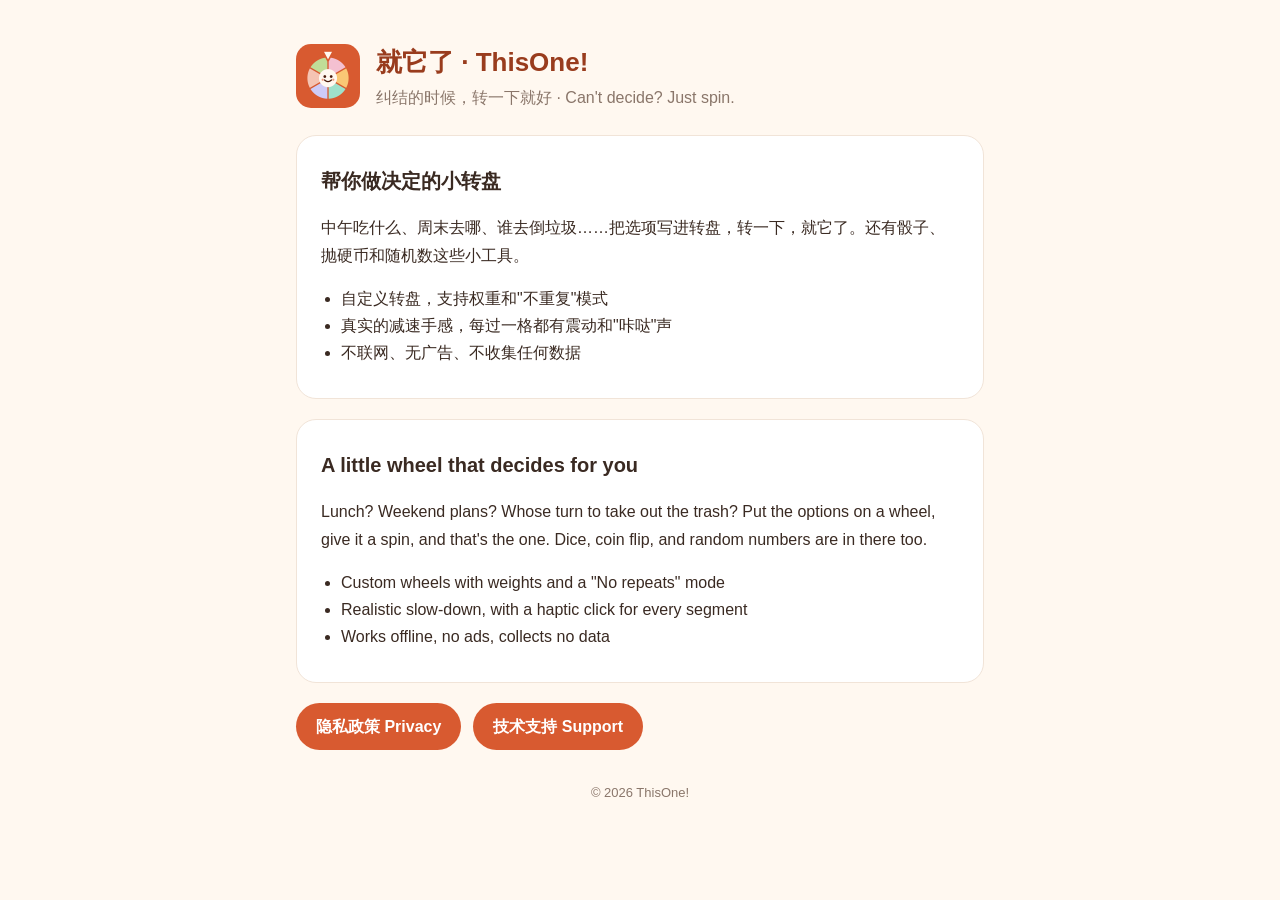
<file: index.html>
<!doctype html>
<html lang="zh-Hans">
<head>
<meta charset="utf-8">
<meta name="viewport" content="width=device-width, initial-scale=1">
<title>就它了 ThisOne!</title>
<link rel="icon" href="icon.png">
<link rel="stylesheet" href="style.css">
</head>
<body>
<main>
  <header>
    <img src="icon.png" alt="">
    <div>
      <h1>就它了 · ThisOne!</h1>
      <p>纠结的时候，转一下就好 · Can't decide? Just spin.</p>
    </div>
  </header>

  <section lang="zh-Hans">
    <h2>帮你做决定的小转盘</h2>
    <p>中午吃什么、周末去哪、谁去倒垃圾……把选项写进转盘，转一下，就它了。还有骰子、抛硬币和随机数这些小工具。</p>
    <ul>
      <li>自定义转盘，支持权重和"不重复"模式</li>
      <li>真实的减速手感，每过一格都有震动和"咔哒"声</li>
      <li>不联网、无广告、不收集任何数据</li>
    </ul>
  </section>

  <section lang="en">
    <h2>A little wheel that decides for you</h2>
    <p>Lunch? Weekend plans? Whose turn to take out the trash? Put the options on a wheel, give it a spin, and that's the one. Dice, coin flip, and random numbers are in there too.</p>
    <ul>
      <li>Custom wheels with weights and a "No repeats" mode</li>
      <li>Realistic slow-down, with a haptic click for every segment</li>
      <li>Works offline, no ads, collects no data</li>
    </ul>
  </section>

  <div class="links">
    <a href="privacy.html">隐私政策 Privacy</a>
    <a href="support.html">技术支持 Support</a>
  </div>

  <footer>© 2026 ThisOne!</footer>
</main>
</body>
</html>
</file>
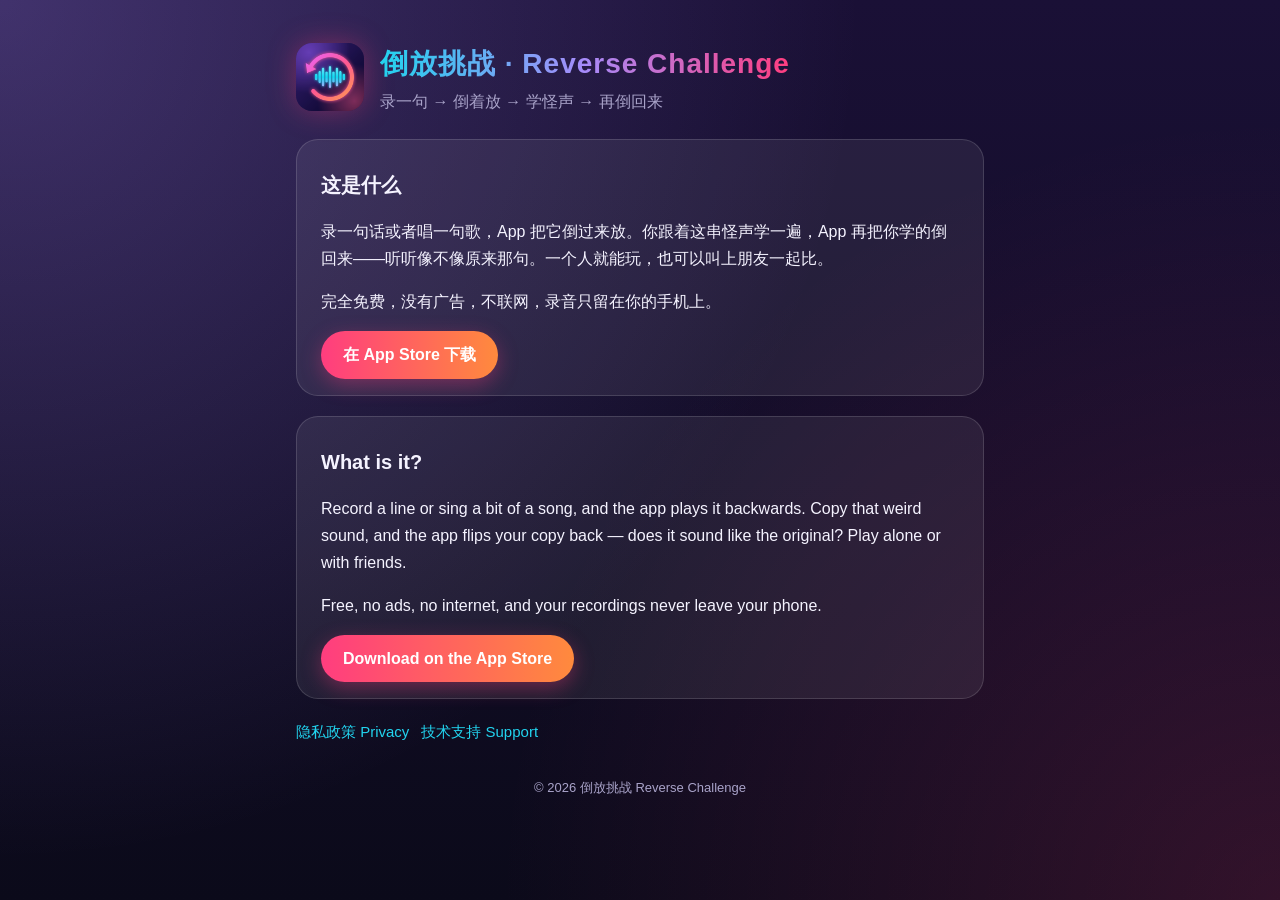
<file: reverse/index.html>
<!doctype html>
<html lang="zh-Hans">
<head>
<meta charset="utf-8">
<meta name="viewport" content="width=device-width, initial-scale=1">
<title>倒放挑战 · Reverse Challenge</title>
<link rel="icon" href="icon.png">
<link rel="stylesheet" href="style.css">
</head>
<body>
<main>
  <header>
    <img src="icon.png" alt="">
    <div>
      <h1>倒放挑战 · Reverse Challenge</h1>
      <p>录一句 → 倒着放 → 学怪声 → 再倒回来</p>
    </div>
  </header>

  <section lang="zh-Hans">
    <h2>这是什么</h2>
    <p>录一句话或者唱一句歌，App 把它倒过来放。你跟着这串怪声学一遍，App 再把你学的倒回来——听听像不像原来那句。一个人就能玩，也可以叫上朋友一起比。</p>
    <p>完全免费，没有广告，不联网，录音只留在你的手机上。</p>
    <div class="links"><a href="https://apps.apple.com/app/id6836336626">在 App Store 下载</a></div>
  </section>

  <section lang="en">
    <h2>What is it?</h2>
    <p>Record a line or sing a bit of a song, and the app plays it backwards. Copy that weird sound, and the app flips your copy back — does it sound like the original? Play alone or with friends.</p>
    <p>Free, no ads, no internet, and your recordings never leave your phone.</p>
    <div class="links"><a href="https://apps.apple.com/app/id6836336626">Download on the App Store</a></div>
  </section>

  <nav class="lang"><a href="privacy.html">隐私政策 Privacy</a><a href="support.html">技术支持 Support</a></nav>
  <footer>© 2026 倒放挑战 Reverse Challenge</footer>
</main>
</body>
</html>
</file>
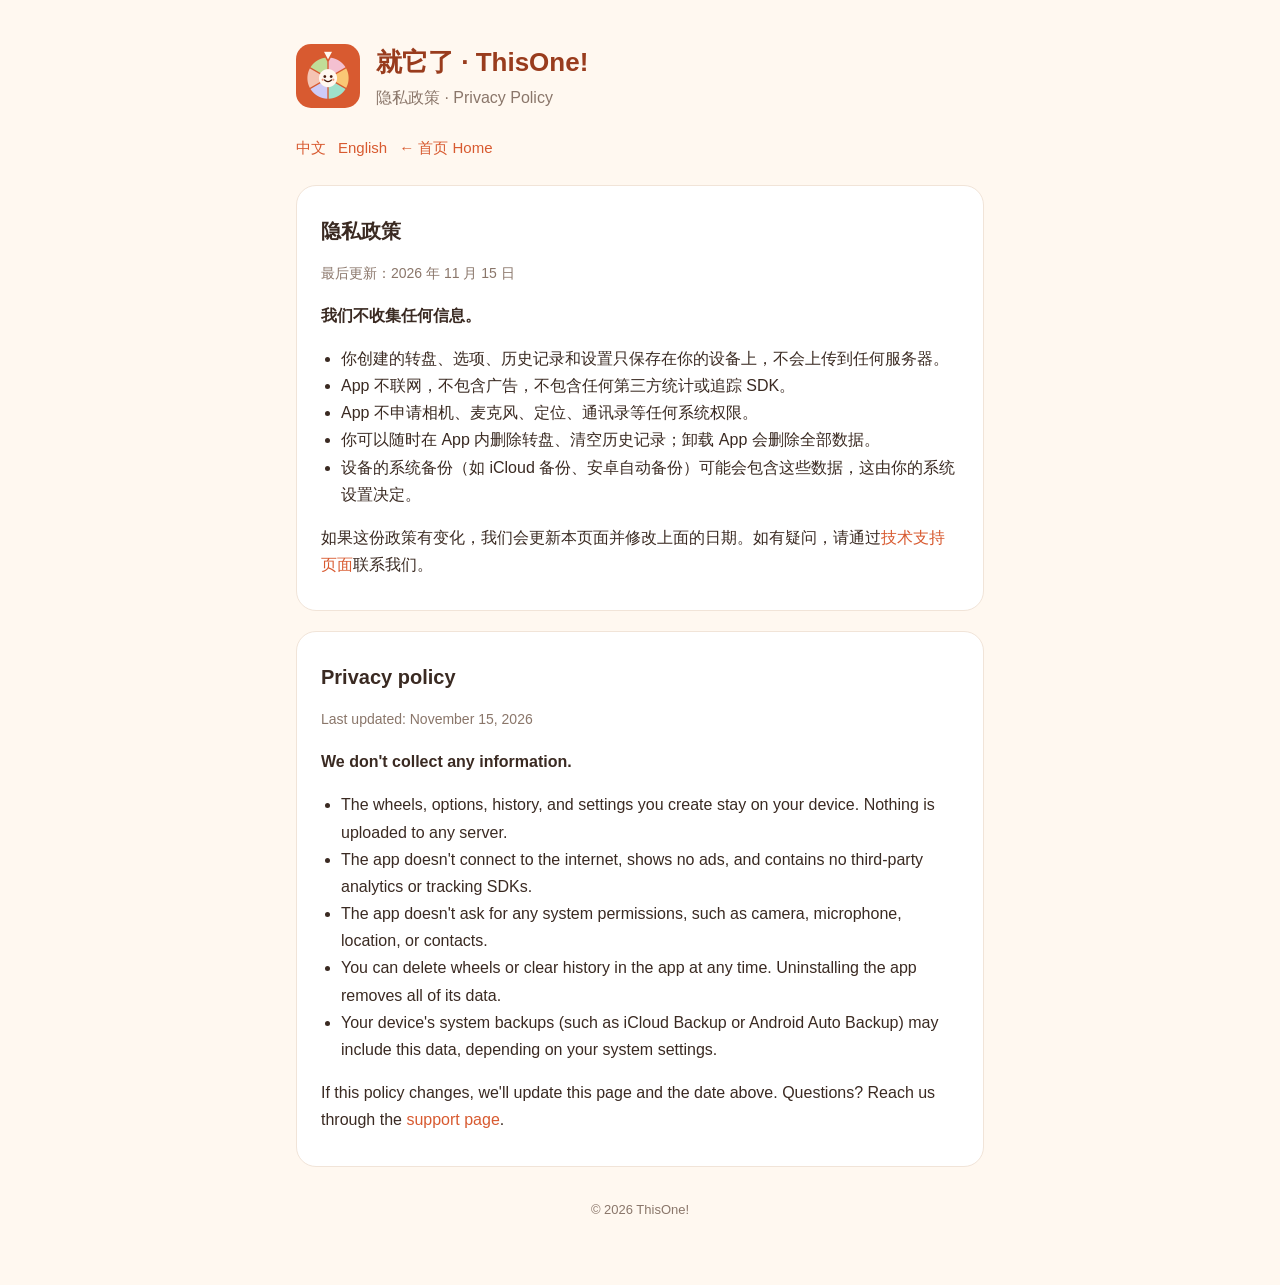
<file: privacy.html>
<!doctype html>
<html lang="zh-Hans">
<head>
<meta charset="utf-8">
<meta name="viewport" content="width=device-width, initial-scale=1">
<title>隐私政策 · Privacy Policy — 就它了 ThisOne!</title>
<link rel="icon" href="icon.png">
<link rel="stylesheet" href="style.css">
</head>
<body>
<main>
  <header>
    <img src="icon.png" alt="">
    <div>
      <h1>就它了 · ThisOne!</h1>
      <p>隐私政策 · Privacy Policy</p>
    </div>
  </header>
  <nav class="lang"><a href="#zh">中文</a><a href="#en">English</a><a href="./">← 首页 Home</a></nav>

  <section id="zh" lang="zh-Hans">
    <h2>隐私政策</h2>
    <p class="muted">最后更新：2026 年 11 月 15 日</p>
    <p><strong>我们不收集任何信息。</strong></p>
    <ul>
      <li>你创建的转盘、选项、历史记录和设置只保存在你的设备上，不会上传到任何服务器。</li>
      <li>App 不联网，不包含广告，不包含任何第三方统计或追踪 SDK。</li>
      <li>App 不申请相机、麦克风、定位、通讯录等任何系统权限。</li>
      <li>你可以随时在 App 内删除转盘、清空历史记录；卸载 App 会删除全部数据。</li>
      <li>设备的系统备份（如 iCloud 备份、安卓自动备份）可能会包含这些数据，这由你的系统设置决定。</li>
    </ul>
    <p>如果这份政策有变化，我们会更新本页面并修改上面的日期。如有疑问，请通过<a href="support.html">技术支持页面</a>联系我们。</p>
  </section>

  <section id="en" lang="en">
    <h2>Privacy policy</h2>
    <p class="muted">Last updated: November 15, 2026</p>
    <p><strong>We don't collect any information.</strong></p>
    <ul>
      <li>The wheels, options, history, and settings you create stay on your device. Nothing is uploaded to any server.</li>
      <li>The app doesn't connect to the internet, shows no ads, and contains no third-party analytics or tracking SDKs.</li>
      <li>The app doesn't ask for any system permissions, such as camera, microphone, location, or contacts.</li>
      <li>You can delete wheels or clear history in the app at any time. Uninstalling the app removes all of its data.</li>
      <li>Your device's system backups (such as iCloud Backup or Android Auto Backup) may include this data, depending on your system settings.</li>
    </ul>
    <p>If this policy changes, we'll update this page and the date above. Questions? Reach us through the <a href="support.html">support page</a>.</p>
  </section>

  <footer>© 2026 ThisOne!</footer>
</main>
</body>
</html>
</file>
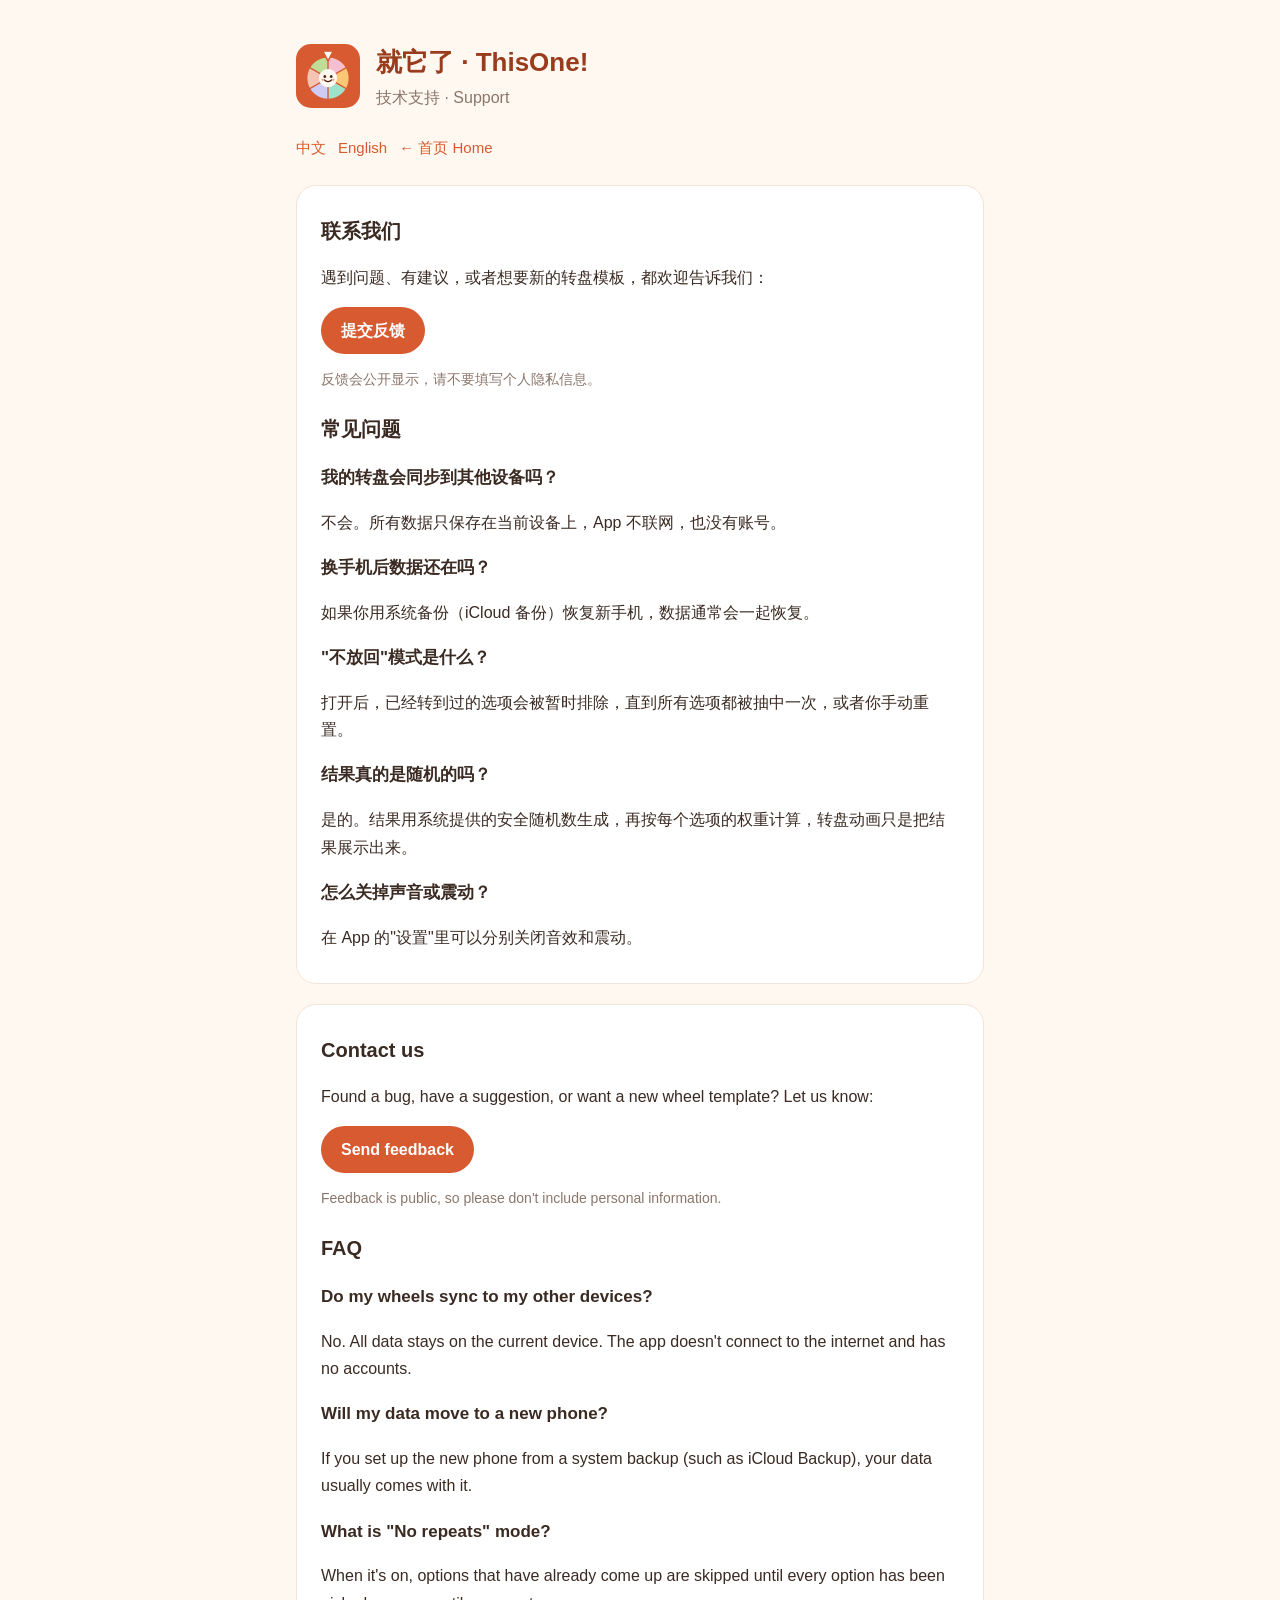
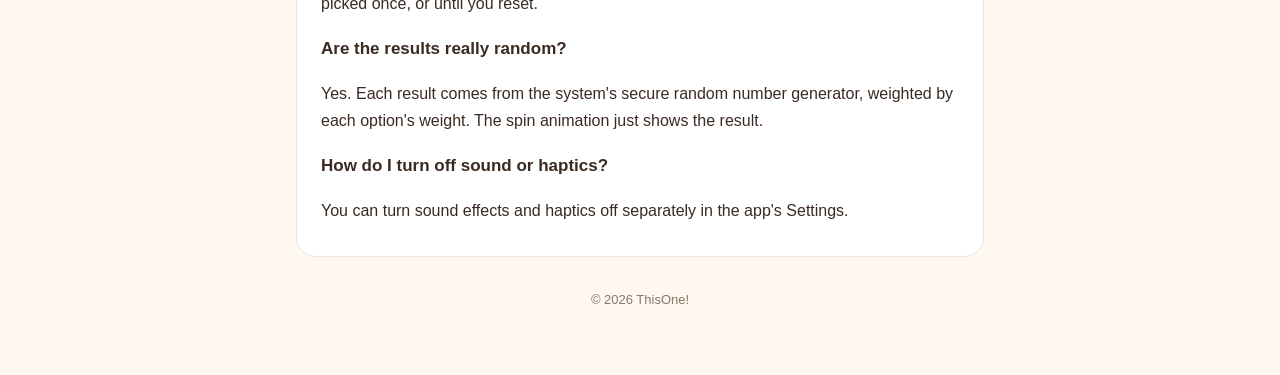
<file: support.html>
<!doctype html>
<html lang="zh-Hans">
<head>
<meta charset="utf-8">
<meta name="viewport" content="width=device-width, initial-scale=1">
<title>技术支持 · Support — 就它了 ThisOne!</title>
<link rel="icon" href="icon.png">
<link rel="stylesheet" href="style.css">
</head>
<body>
<main>
  <header>
    <img src="icon.png" alt="">
    <div>
      <h1>就它了 · ThisOne!</h1>
      <p>技术支持 · Support</p>
    </div>
  </header>
  <nav class="lang"><a href="#zh">中文</a><a href="#en">English</a><a href="./">← 首页 Home</a></nav>

  <section id="zh" lang="zh-Hans">
    <h2>联系我们</h2>
    <p>遇到问题、有建议，或者想要新的转盘模板，都欢迎告诉我们：</p>
    <div class="links"><a href="https://github.com/lixingwen2007/thisone/issues">提交反馈</a></div>
    <p class="muted">反馈会公开显示，请不要填写个人隐私信息。</p>

    <h2>常见问题</h2>
    <h3>我的转盘会同步到其他设备吗？</h3>
    <p>不会。所有数据只保存在当前设备上，App 不联网，也没有账号。</p>
    <h3>换手机后数据还在吗？</h3>
    <p>如果你用系统备份（iCloud 备份）恢复新手机，数据通常会一起恢复。</p>
    <h3>"不放回"模式是什么？</h3>
    <p>打开后，已经转到过的选项会被暂时排除，直到所有选项都被抽中一次，或者你手动重置。</p>
    <h3>结果真的是随机的吗？</h3>
    <p>是的。结果用系统提供的安全随机数生成，再按每个选项的权重计算，转盘动画只是把结果展示出来。</p>
    <h3>怎么关掉声音或震动？</h3>
    <p>在 App 的"设置"里可以分别关闭音效和震动。</p>
  </section>

  <section id="en" lang="en">
    <h2>Contact us</h2>
    <p>Found a bug, have a suggestion, or want a new wheel template? Let us know:</p>
    <div class="links"><a href="https://github.com/lixingwen2007/thisone/issues">Send feedback</a></div>
    <p class="muted">Feedback is public, so please don't include personal information.</p>

    <h2>FAQ</h2>
    <h3>Do my wheels sync to my other devices?</h3>
    <p>No. All data stays on the current device. The app doesn't connect to the internet and has no accounts.</p>
    <h3>Will my data move to a new phone?</h3>
    <p>If you set up the new phone from a system backup (such as iCloud Backup), your data usually comes with it.</p>
    <h3>What is "No repeats" mode?</h3>
    <p>When it's on, options that have already come up are skipped until every option has been picked once, or until you reset.</p>
    <h3>Are the results really random?</h3>
    <p>Yes. Each result comes from the system's secure random number generator, weighted by each option's weight. The spin animation just shows the result.</p>
    <h3>How do I turn off sound or haptics?</h3>
    <p>You can turn sound effects and haptics off separately in the app's Settings.</p>
  </section>

  <footer>© 2026 ThisOne!</footer>
</main>
</body>
</html>
</file>
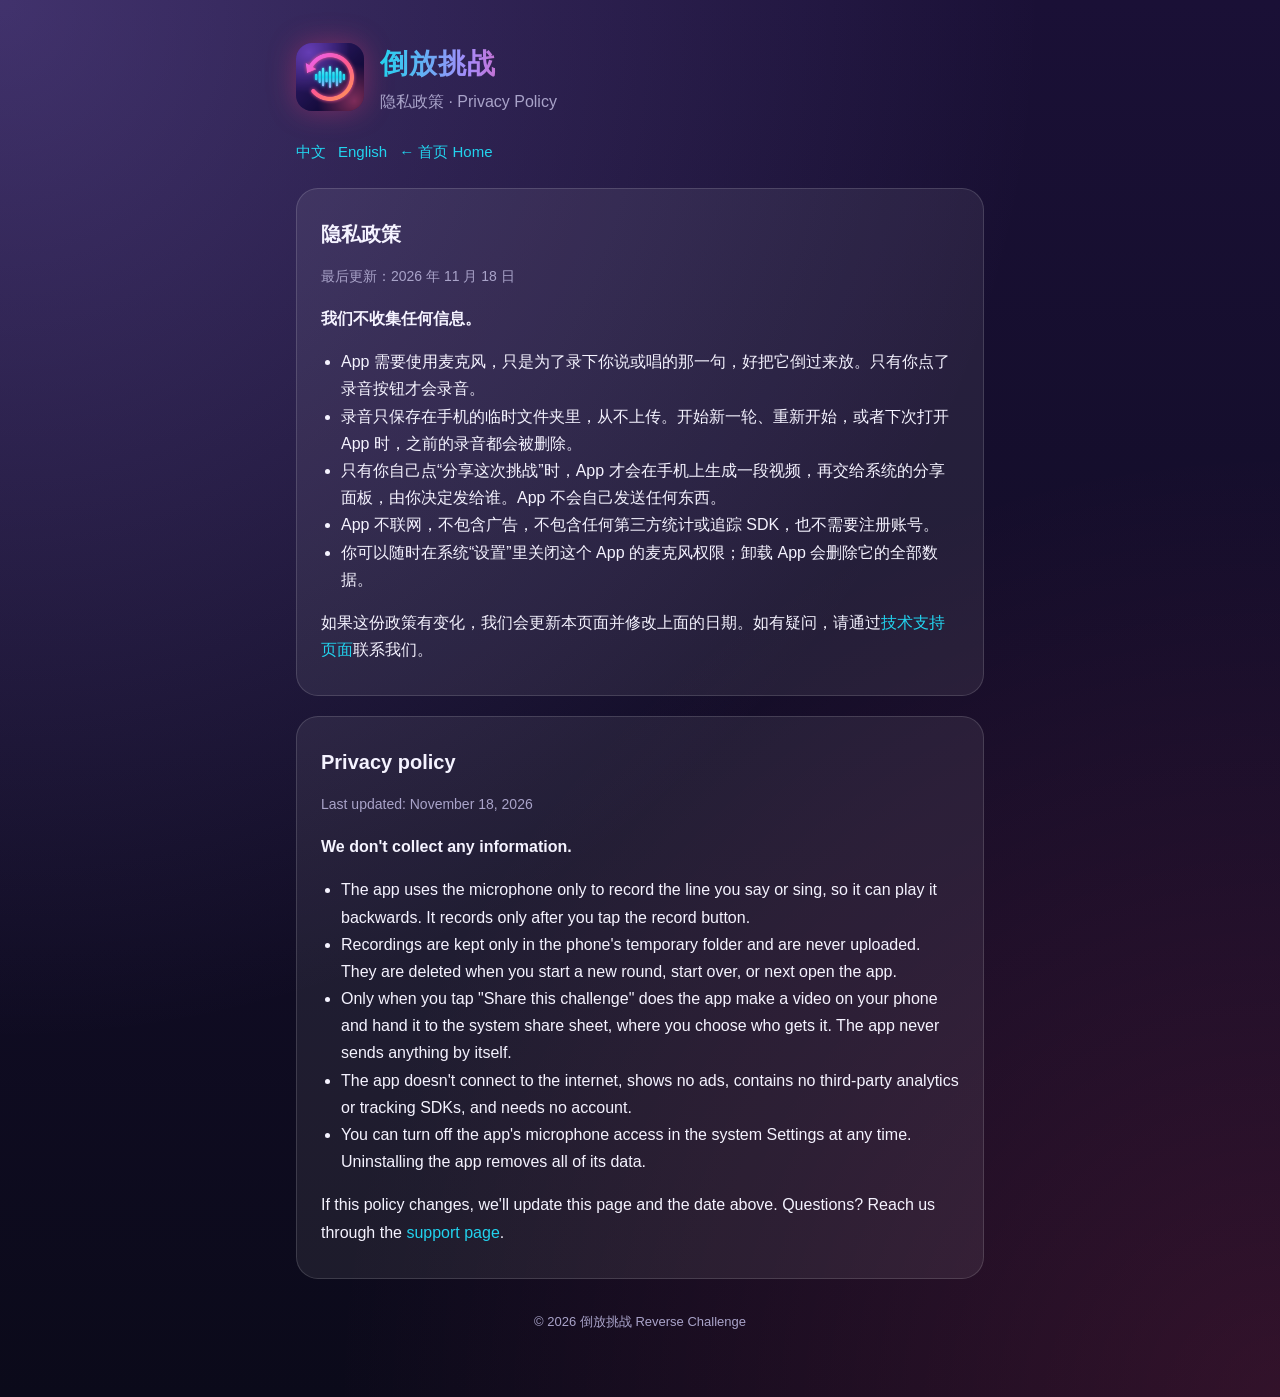
<file: reverse/privacy.html>
<!doctype html>
<html lang="zh-Hans">
<head>
<meta charset="utf-8">
<meta name="viewport" content="width=device-width, initial-scale=1">
<title>隐私政策 · Privacy Policy — 倒放挑战</title>
<link rel="icon" href="icon.png">
<link rel="stylesheet" href="style.css">
</head>
<body>
<main>
  <header>
    <img src="icon.png" alt="">
    <div>
      <h1>倒放挑战</h1>
      <p>隐私政策 · Privacy Policy</p>
    </div>
  </header>
  <nav class="lang"><a href="#zh">中文</a><a href="#en">English</a><a href="./">← 首页 Home</a></nav>

  <section id="zh" lang="zh-Hans">
    <h2>隐私政策</h2>
    <p class="muted">最后更新：2026 年 11 月 18 日</p>
    <p><strong>我们不收集任何信息。</strong></p>
    <ul>
      <li>App 需要使用麦克风，只是为了录下你说或唱的那一句，好把它倒过来放。只有你点了录音按钮才会录音。</li>
      <li>录音只保存在手机的临时文件夹里，从不上传。开始新一轮、重新开始，或者下次打开 App 时，之前的录音都会被删除。</li>
      <li>只有你自己点“分享这次挑战”时，App 才会在手机上生成一段视频，再交给系统的分享面板，由你决定发给谁。App 不会自己发送任何东西。</li>
      <li>App 不联网，不包含广告，不包含任何第三方统计或追踪 SDK，也不需要注册账号。</li>
      <li>你可以随时在系统“设置”里关闭这个 App 的麦克风权限；卸载 App 会删除它的全部数据。</li>
    </ul>
    <p>如果这份政策有变化，我们会更新本页面并修改上面的日期。如有疑问，请通过<a href="support.html">技术支持页面</a>联系我们。</p>
  </section>

  <section id="en" lang="en">
    <h2>Privacy policy</h2>
    <p class="muted">Last updated: November 18, 2026</p>
    <p><strong>We don't collect any information.</strong></p>
    <ul>
      <li>The app uses the microphone only to record the line you say or sing, so it can play it backwards. It records only after you tap the record button.</li>
      <li>Recordings are kept only in the phone's temporary folder and are never uploaded. They are deleted when you start a new round, start over, or next open the app.</li>
      <li>Only when you tap "Share this challenge" does the app make a video on your phone and hand it to the system share sheet, where you choose who gets it. The app never sends anything by itself.</li>
      <li>The app doesn't connect to the internet, shows no ads, contains no third-party analytics or tracking SDKs, and needs no account.</li>
      <li>You can turn off the app's microphone access in the system Settings at any time. Uninstalling the app removes all of its data.</li>
    </ul>
    <p>If this policy changes, we'll update this page and the date above. Questions? Reach us through the <a href="support.html">support page</a>.</p>
  </section>

  <footer>© 2026 倒放挑战 Reverse Challenge</footer>
</main>
</body>
</html>
</file>
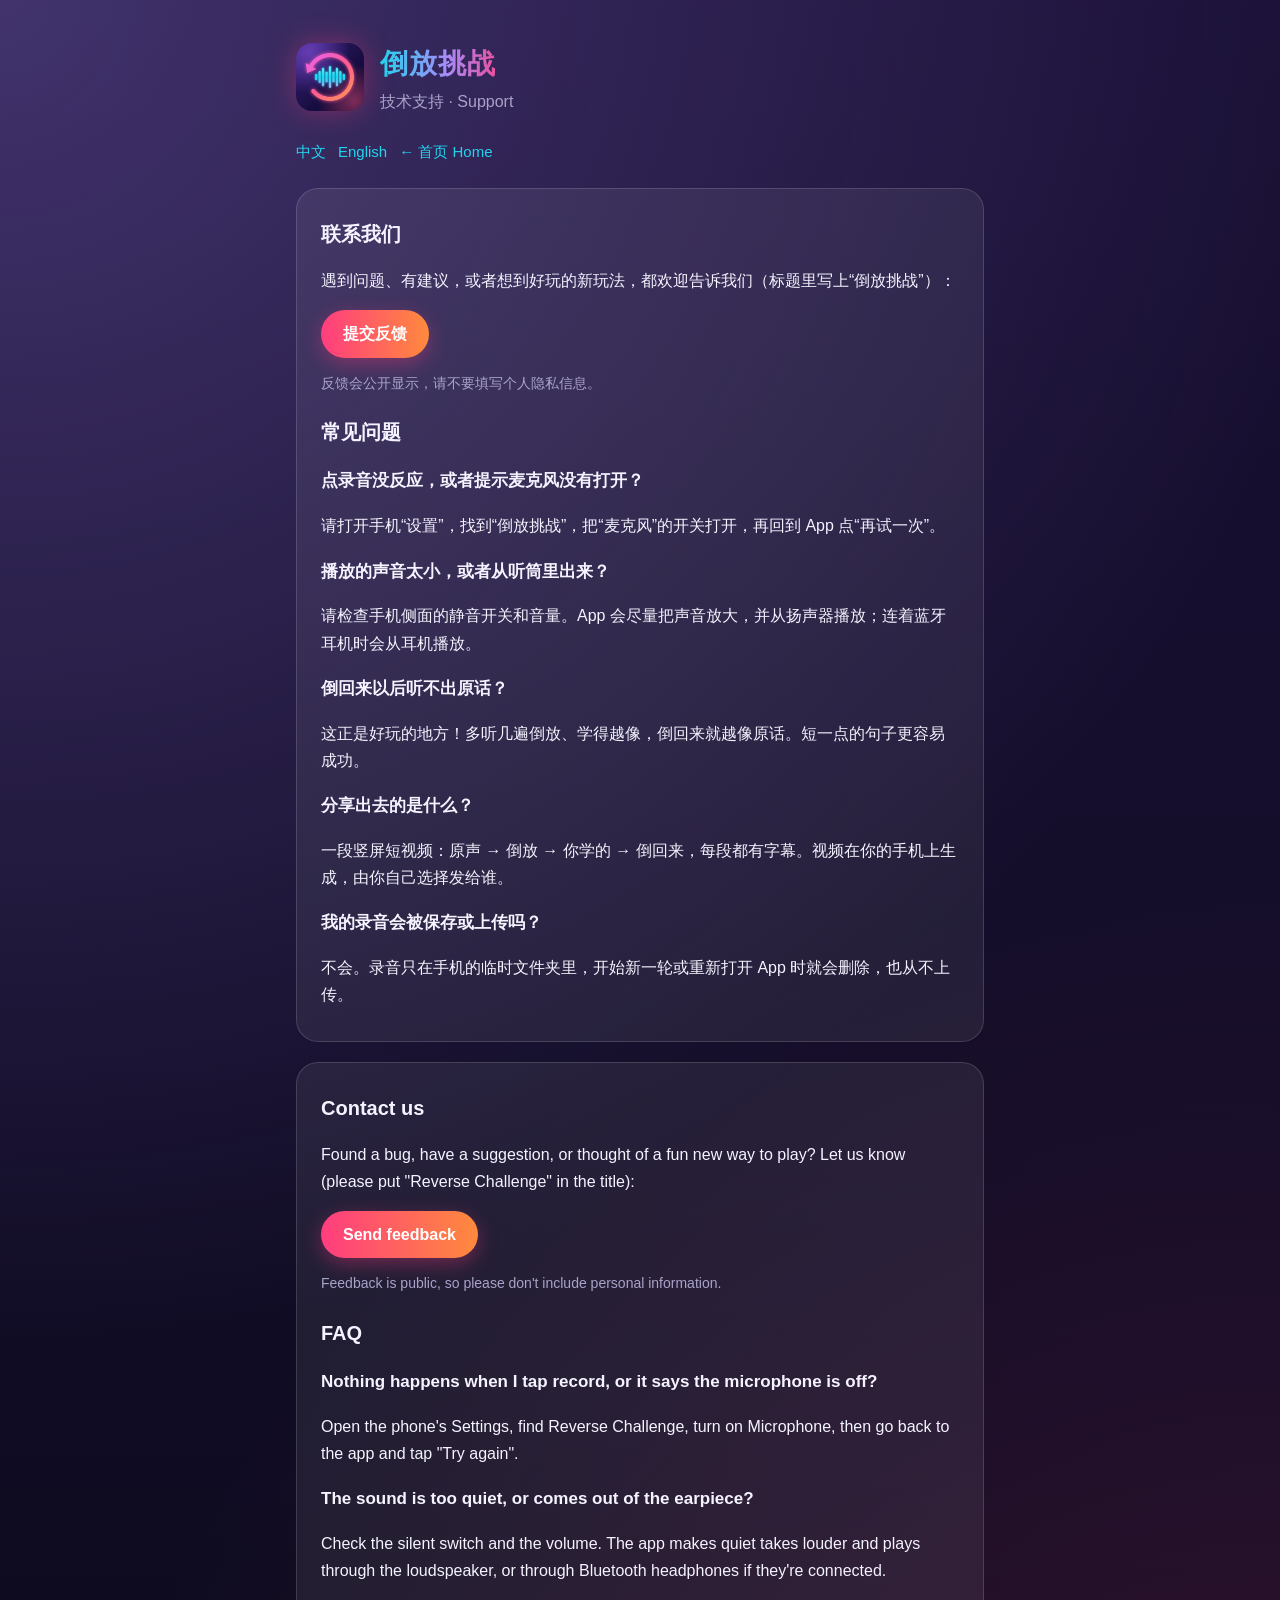
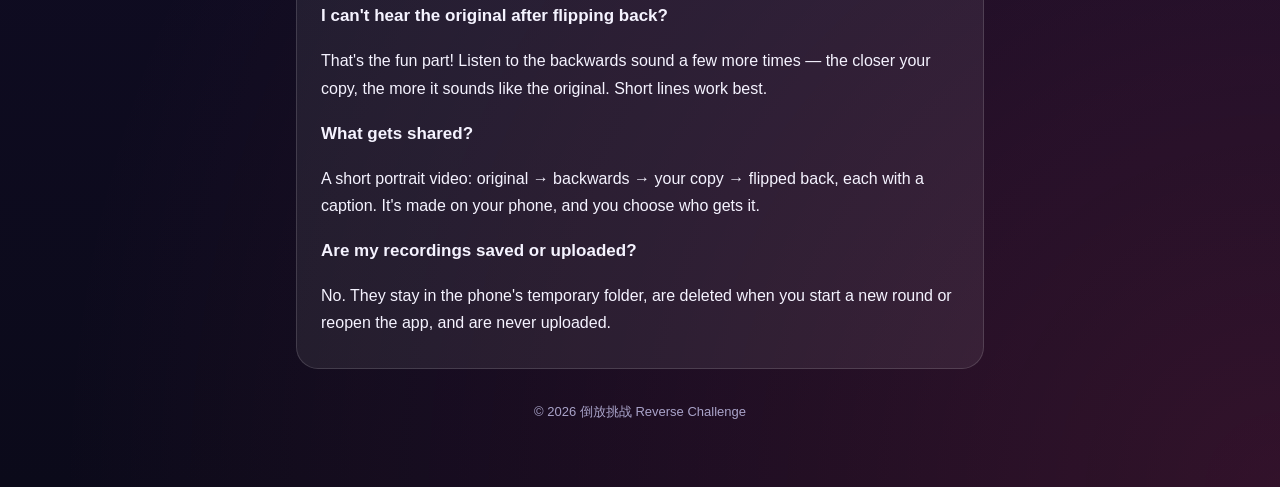
<file: reverse/support.html>
<!doctype html>
<html lang="zh-Hans">
<head>
<meta charset="utf-8">
<meta name="viewport" content="width=device-width, initial-scale=1">
<title>技术支持 · Support — 倒放挑战</title>
<link rel="icon" href="icon.png">
<link rel="stylesheet" href="style.css">
</head>
<body>
<main>
  <header>
    <img src="icon.png" alt="">
    <div>
      <h1>倒放挑战</h1>
      <p>技术支持 · Support</p>
    </div>
  </header>
  <nav class="lang"><a href="#zh">中文</a><a href="#en">English</a><a href="./">← 首页 Home</a></nav>

  <section id="zh" lang="zh-Hans">
    <h2>联系我们</h2>
    <p>遇到问题、有建议，或者想到好玩的新玩法，都欢迎告诉我们（标题里写上“倒放挑战”）：</p>
    <div class="links"><a href="https://github.com/lixingwen2007/thisone/issues">提交反馈</a></div>
    <p class="muted">反馈会公开显示，请不要填写个人隐私信息。</p>

    <h2>常见问题</h2>
    <h3>点录音没反应，或者提示麦克风没有打开？</h3>
    <p>请打开手机“设置”，找到“倒放挑战”，把“麦克风”的开关打开，再回到 App 点“再试一次”。</p>
    <h3>播放的声音太小，或者从听筒里出来？</h3>
    <p>请检查手机侧面的静音开关和音量。App 会尽量把声音放大，并从扬声器播放；连着蓝牙耳机时会从耳机播放。</p>
    <h3>倒回来以后听不出原话？</h3>
    <p>这正是好玩的地方！多听几遍倒放、学得越像，倒回来就越像原话。短一点的句子更容易成功。</p>
    <h3>分享出去的是什么？</h3>
    <p>一段竖屏短视频：原声 → 倒放 → 你学的 → 倒回来，每段都有字幕。视频在你的手机上生成，由你自己选择发给谁。</p>
    <h3>我的录音会被保存或上传吗？</h3>
    <p>不会。录音只在手机的临时文件夹里，开始新一轮或重新打开 App 时就会删除，也从不上传。</p>
  </section>

  <section id="en" lang="en">
    <h2>Contact us</h2>
    <p>Found a bug, have a suggestion, or thought of a fun new way to play? Let us know (please put "Reverse Challenge" in the title):</p>
    <div class="links"><a href="https://github.com/lixingwen2007/thisone/issues">Send feedback</a></div>
    <p class="muted">Feedback is public, so please don't include personal information.</p>

    <h2>FAQ</h2>
    <h3>Nothing happens when I tap record, or it says the microphone is off?</h3>
    <p>Open the phone's Settings, find Reverse Challenge, turn on Microphone, then go back to the app and tap "Try again".</p>
    <h3>The sound is too quiet, or comes out of the earpiece?</h3>
    <p>Check the silent switch and the volume. The app makes quiet takes louder and plays through the loudspeaker, or through Bluetooth headphones if they're connected.</p>
    <h3>I can't hear the original after flipping back?</h3>
    <p>That's the fun part! Listen to the backwards sound a few more times — the closer your copy, the more it sounds like the original. Short lines work best.</p>
    <h3>What gets shared?</h3>
    <p>A short portrait video: original → backwards → your copy → flipped back, each with a caption. It's made on your phone, and you choose who gets it.</p>
    <h3>Are my recordings saved or uploaded?</h3>
    <p>No. They stay in the phone's temporary folder, are deleted when you start a new round or reopen the app, and are never uploaded.</p>
  </section>

  <footer>© 2026 倒放挑战 Reverse Challenge</footer>
</main>
</body>
</html>
</file>
<file: style.css>
:root {
  --bg: #FFF8F0;
  --card: #FFFFFF;
  --text: #3A2A22;
  --muted: #8A766A;
  --accent: #D85A30;
  --accent-dark: #993C1D;
  --line: #F1E4D8;
}
@media (prefers-color-scheme: dark) {
  :root {
    --bg: #2A2420;
    --card: #3A322C;
    --text: #F5ECE4;
    --muted: #B8A79A;
    --accent: #E9825C;
    --accent-dark: #F2A587;
    --line: #4A4038;
  }
}
* { box-sizing: border-box; }
body {
  margin: 0;
  background: var(--bg);
  color: var(--text);
  font: 16px/1.7 -apple-system, BlinkMacSystemFont, "PingFang SC", "Helvetica Neue", "Microsoft YaHei", sans-serif;
}
main { max-width: 720px; margin: 0 auto; padding: 40px 16px 64px; }
header { display: flex; align-items: center; gap: 16px; margin-bottom: 24px; }
header img { width: 64px; height: 64px; border-radius: 15px; }
header h1 { margin: 0; font-size: 26px; color: var(--accent-dark); }
header p { margin: 0; color: var(--muted); }
nav.lang { margin: 0 0 24px; font-size: 15px; }
nav.lang a { margin-right: 12px; }
a { color: var(--accent); text-decoration: none; }
a:hover { text-decoration: underline; }
section {
  background: var(--card);
  border: 1px solid var(--line);
  border-radius: 20px;
  padding: 8px 24px 16px;
  margin-bottom: 20px;
}
h2 { font-size: 20px; margin: 20px 0 8px; }
h3 { font-size: 17px; margin: 18px 0 4px; }
ul { padding-left: 20px; }
.muted { color: var(--muted); font-size: 14px; }
.links { display: flex; flex-wrap: wrap; gap: 12px; margin-top: 8px; }
.links a {
  display: inline-block;
  background: var(--accent);
  color: #fff;
  padding: 10px 20px;
  border-radius: 999px;
  font-weight: 600;
}
.links a:hover { text-decoration: none; opacity: .9; }
footer { text-align: center; color: var(--muted); font-size: 13px; margin-top: 32px; }
</file>
<file: reverse/style.css>
:root {
  --bg-top: #1A1036;
  --bg-bottom: #0B0A1A;
  --card: rgba(255, 255, 255, 0.07);
  --line: rgba(255, 255, 255, 0.14);
  --text: #F5F3FF;
  --muted: #A9A3C9;
  --cyan: #22D3EE;
  --violet: #A78BFA;
  --pink: #FF3D7F;
  --orange: #FF8A3D;
}
* { box-sizing: border-box; }
html { background: var(--bg-bottom); }
body {
  margin: 0;
  min-height: 100vh;
  color: var(--text);
  background:
    radial-gradient(circle at 0% 0%, rgba(167, 139, 250, 0.28), transparent 55%),
    radial-gradient(circle at 100% 100%, rgba(255, 61, 127, 0.16), transparent 50%),
    linear-gradient(var(--bg-top), var(--bg-bottom));
  font: 16px/1.7 -apple-system, BlinkMacSystemFont, "PingFang SC", "Helvetica Neue", "Microsoft YaHei", sans-serif;
}
main { max-width: 720px; margin: 0 auto; padding: 40px 16px 64px; }
header { display: flex; align-items: center; gap: 16px; margin-bottom: 24px; }
header img { width: 68px; height: 68px; border-radius: 16px; box-shadow: 0 0 28px rgba(255, 61, 127, 0.35); }
header h1 {
  margin: 0; font-size: 28px; font-weight: 900; letter-spacing: 1px;
  background: linear-gradient(90deg, var(--cyan), var(--violet), var(--pink));
  -webkit-background-clip: text; background-clip: text; color: transparent;
}
header p { margin: 0; color: var(--muted); }
nav.lang { margin: 0 0 24px; font-size: 15px; }
nav.lang a { margin-right: 12px; }
a { color: var(--cyan); text-decoration: none; }
a:hover { text-decoration: underline; }
section {
  background: var(--card);
  border: 1px solid var(--line);
  border-radius: 22px;
  padding: 8px 24px 16px;
  margin-bottom: 20px;
}
h2 { font-size: 20px; margin: 20px 0 8px; }
h3 { font-size: 17px; margin: 18px 0 4px; }
ul { padding-left: 20px; }
.muted { color: var(--muted); font-size: 14px; }
.links { display: flex; flex-wrap: wrap; gap: 12px; margin-top: 8px; }
.links a {
  display: inline-block;
  background: linear-gradient(90deg, var(--pink), var(--orange));
  color: #fff;
  padding: 10px 22px;
  border-radius: 999px;
  font-weight: 700;
  box-shadow: 0 6px 20px rgba(255, 61, 127, 0.35);
}
.links a:hover { text-decoration: none; opacity: .92; }
footer { text-align: center; color: var(--muted); font-size: 13px; margin-top: 32px; }
</file>
